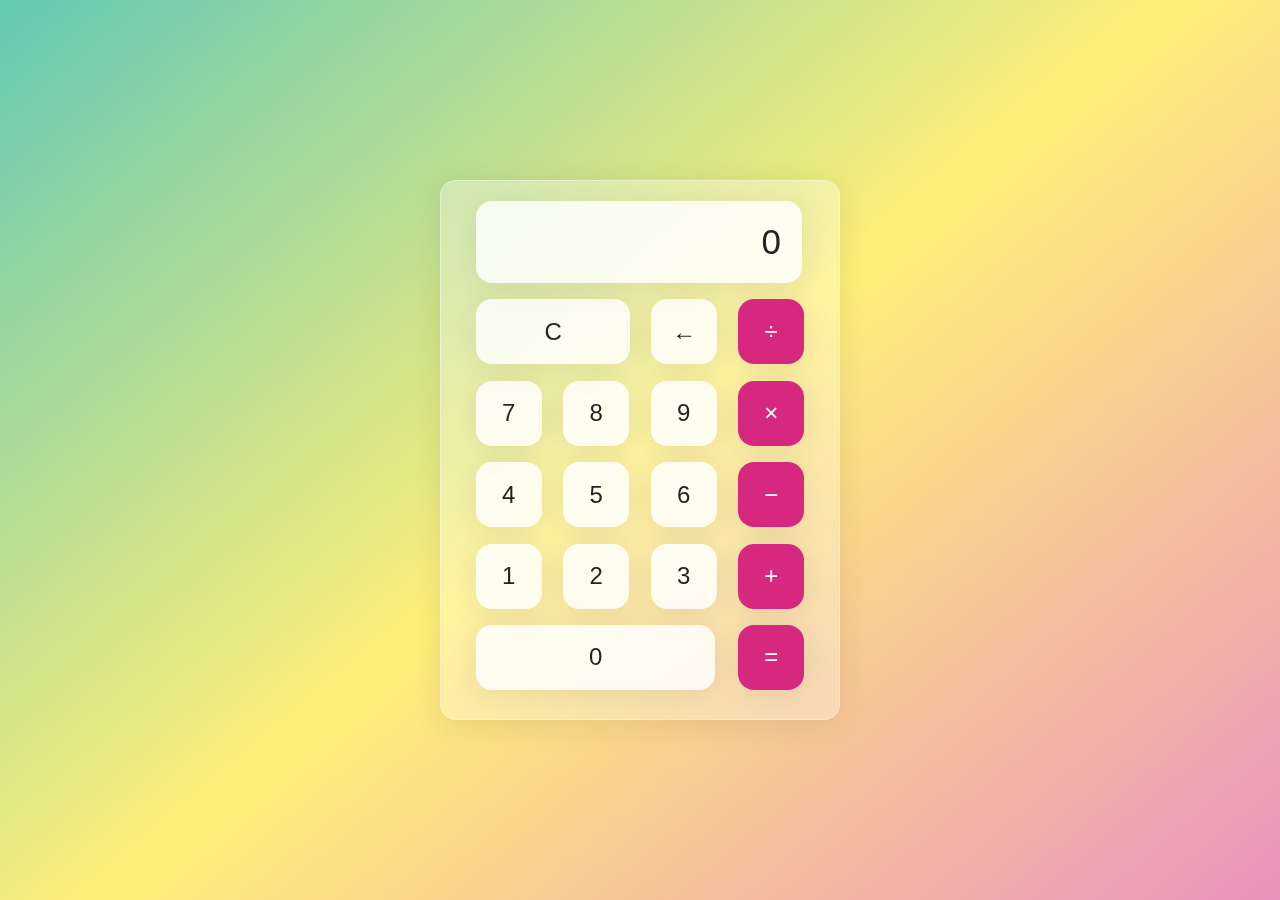
<file: example01(Calculator)/index.html>
<!DOCTYPE html>
<html lang="en">
<head>
    <meta charset="UTF-8">
    <meta name="viewport" content="width=device-width, initial-scale=1.0">
    <title>Document</title>

    <link rel="stylesheet" href="style.css">
</head>
<body>
    
    <div class="wrap">
        <div class="screen"><p id="result">0</p></div>
        <div class="calc-buttons">
            <div class="calc-button-row">
                <button type="button" class="calc-button double">C</button>
                <button type="button" class="calc-button">&larr;</button>
                <button type="button" class="calc-button">&divide;</button>
            </div>
            <div class="calc-button-row">
                <button type="button" class="calc-button">7</button>
                <button type="button" class="calc-button">8</button>
                <button type="button" class="calc-button">9</button>
                <button type="button" class="calc-button">&times;</button>
            </div>
            <div class="calc-button-row">
                <button type="button" class="calc-button">4</button>
                <button type="button" class="calc-button">5</button>
                <button type="button" class="calc-button">6</button>
                <button type="button" class="calc-button">&minus;</button>
            </div>
            <div class="calc-button-row">
                <button type="button" class="calc-button">1</button>
                <button type="button" class="calc-button">2</button>
                <button type="button" class="calc-button">3</button>
                <button type="button" class="calc-button">&plus;</button>
            </div>
            <div class="calc-button-row">
                <button type="button" class="calc-button triple">0</button>
                <button type="button" class="calc-button">&equals;</button>
            </div>
        </div>
    </div>

    <script src="script.js"></script>
</body>
</html>
</file>
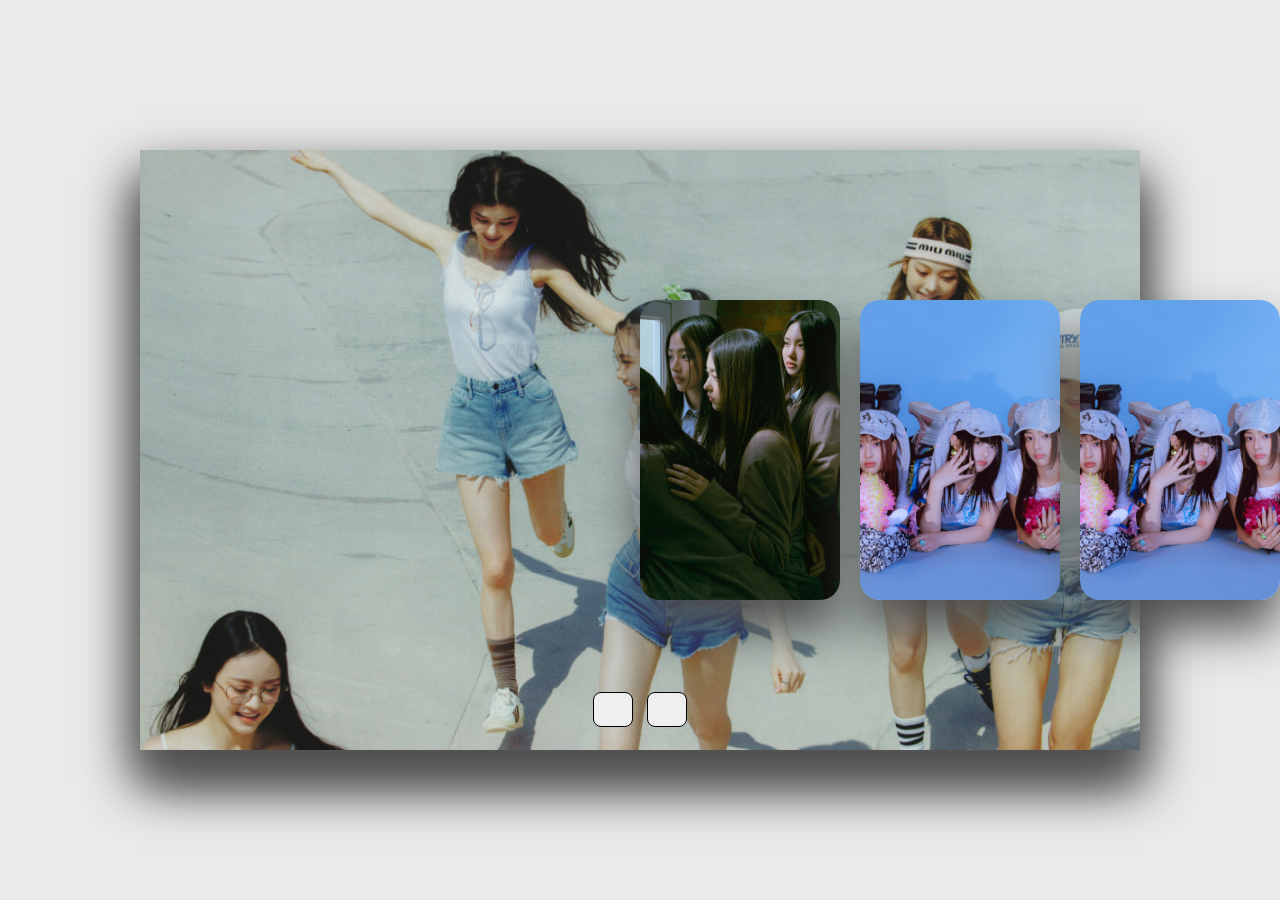
<file: example02(Slide)/index.html>
<!DOCTYPE html>
<html lang="en">
<head>
    <meta charset="UTF-8">
    <meta name="viewport" content="width=device-width, initial-scale=1.0">
    <!-- Font Awesome CDN -->
    <link rel="stylesheet" href="https://cdnjs.cloudflare.com/ajax/libs/font-awesome/6.6.0/css/all.min.css" integrity="sha512-Kc323vGBEqzTmouAECnVceyQqyqdsSiqLQISBL29aUW4U/M7pSPA/gEUZQqv1cwx4OnYxTxve5UMg5GT6L4JJg==" crossorigin="anonymous" referrerpolicy="no-referrer" />
    <title>Document</title>
    <link rel="stylesheet" href="style.css">
</head>
<body>
    <div class="container">
        <div class="slide">

            <div class="item" style="background-image: url(img/newjeans_attention.jpg);">
                <div class="content">
                    <div class="name">Attention</div>
                    <div class="des">
                        <p>
                            You just get my heart pump, pumping<br>
                            Every time that you're here around me<br>
                            노랫 소리가 또 흘러나와<br>
                        </p>
                    </div>
                    <button>See More</button>
                </div>
            </div>
            <div class="item" style="background-image: url(img/newjeans_hypeboy.jpg);">
                <div class="content">
                    <div class="name">Hype Boy</div>
                    <div class="des">
                        <p>
                            You just get my heart pump, pumping<br>
                            Every time that you're here around me<br>
                            노랫 소리가 또 흘러나와<br>
                        </p>
                    </div>
                    <button>See More</button>
                </div>
            </div>
            <div class="item" style="background-image: url(img/newjeans_ditto.jpg);">
                <div class="content">
                    <div class="name">Ditto</div>
                    <div class="des">
                        <p>
                            You just get my heart pump, pumping<br>
                            Every time that you're here around me<br>
                            노랫 소리가 또 흘러나와<br>
                        </p>
                    </div>
                    <button>See More</button>
                </div>
            </div>
            <div class="item" style="background-image: url(img/newjeans_omg.jpg);">
                <div class="content">
                    <div class="name">OMG</div>
                    <div class="des">
                        <p>
                            You just get my heart pump, pumping<br>
                            Every time that you're here around me<br>
                            노랫 소리가 또 흘러나와<br>
                        </p>
                    </div>
                    <button>See More</button>
                </div>
            </div>
            <div class="item" style="background-image: url(img/newjeans_omg.jpg);">
                <div class="content">
                    <div class="name">OMG</div>
                    <div class="des">
                        <p>
                            You just get my heart pump, pumping<br>
                            Every time that you're here around me<br>
                            노랫 소리가 또 흘러나와<br>
                        </p>
                    </div>
                    <button>See More</button>
                </div>
            </div>
            <div class="item" style="background-image: url(img/newjeans_omg.jpg);">
                <div class="content">
                    <div class="name">OMG</div>
                    <div class="des">
                        <p>
                            You just get my heart pump, pumping<br>
                            Every time that you're here around me<br>
                            노랫 소리가 또 흘러나와<br>
                        </p>
                    </div>
                    <button>See More</button>
                </div>
            </div>
        </div>

        <div class="button">
            <button type="button" class="prev"><i class="fa-solid fa-arrow-left"></i></button>
            <button type="button" class="next"><i class="fa-solid fa-arrow-right"></i></button>
        </div>

    </div>

    <script src="script.js"></script>
</body>
</html>
</file>
<file: example01(Calculator)/style.css>
html {
    box-sizing: border-box;
    height: 100%;
}
*,
*::before,
*::after {
    box-sizing: inherit;
    margin: 0;
    padding: 0;
}

body {
    align-items: center;
    background: linear-gradient(320deg, #eb92be, #ffef78, #63c9b4);
    display: flex;
    font-family: 'Dosis', sans-serif;
    font-display: swap;
    height: inherit;
    justify-content: center;
}
button {
    appearance: none;
}

.wrap {
    backdrop-filter: blur(5.5px);
    -webkit-backdrop-filter: blur(5.5px);
    border-radius: 16px;
    box-shadow: 0 4px 30px rgba(35, 35, 35, 0.1);
    color: #232323;
    backdrop-filter: blur(4px);
    -webkit-backdrop-filter: blur(4px);
    background: rgba(255, 255, 255, 0.30);
    border: 1px solid rgba(255, 255, 255, 0.34);
    flex-basis: 400px;
    height: 540px;
    padding: 20px 35px;
}

.screen {
    backdrop-filter: blur(5.5px);
    -webkit-backdrop-filter: blur(5.5px);
    background: rgba(255, 255, 255, 0.75);
    border: 1px solid rgba(255, 255, 255, 0.01);
    border-radius: 16px;
    box-shadow: 0 4px 30px rgba(35, 35, 35, 0.1);
    color: #232323;
    font-size: 35px;
    overflow: auto;
    padding: 20px;
    text-align: right;
    width: 326px;
}

.calc-button-row {
    display: flex;
    justify-content: space-between;
    margin: 5% 0;
}

.calc-button {
    backdrop-filter: blur(5.5px);
    -webkit-backdrop-filter: blur(5.5px);
    background: rgba(255, 255, 255, 0.75);
    border: 1px solid rgba(255, 255, 255, 0.01);
    border-radius: 16px;
    box-shadow: 0 4px 30px rgba(35, 35, 35, 0.1);
    color: #232323;
    flex-basis: 20%;
    font-size: 24px;
    height: 65px;
}
.calc-button:last-child {
    backdrop-filter: blur(5.5px);
    -webkit-backdrop-filter: blur(5.5px);
    background: rgba(255, 255, 255, 0.75);
    border: 1px solid rgba(255, 255, 255, 0.01);
    border-radius: 16px;
    box-shadow: 0 4px 30px rgba(35, 35, 35, 0.1);
    color: #fff;
    background: #d72880;
}
.calc-button:last-child:hover{
    background-color: inherit;
    color: inherit;
}
.calc-button:active {
    background-color: #ffef78;
}

.double{
    flex-basis: 47%;
}
.triple{
    flex-basis: 73%;
}
</file>
<file: example02(Slide)/style.css>
*{
    margin: 0;
    padding: 0;
    box-sizing: border-box;

}

body{
    background: #eaeaea;
    overflow: hidden;
}

.container{
    position: absolute;
    top: 50%;
    left: 50%;
    transform: translate(-50%, -50%);
    width: 1000px;
    height: 600px;
    background: #f5f5f5;
    box-shadow: 0 30px 50px #dbdbdb;
}

.container .slide .item {
    width: 200px;
    height: 300px;
    position: absolute;
    top: 50%;
    transform: translate(0, -50%);
    border-radius: 20px;
    box-shadow: 0 30px 50px #505050;
    background-position: 50% 50%;
    background-size: cover;
    display: inline-block;
    transition: 0.5s;
}

.slide .item:nth-child(1),
.slide .item:nth-child(2){
    top: 0;
    left: 0;
    transform: translate(0, 0);
    border-radius: 0;
    width: 100%;
    height: 100%;
}


.slide .item:nth-child(3){
    left: 50%;
}

.slide .item:nth-child(4){
    left: calc(50% + 220px);
}
.slide .item:nth-child(5){
    left: calc(50% + 440px);
}

/* here n = 0, 1, 2, 3, .... */
.slide .item:nth-child(n + 6){
    left: calc(50% + 660px);
    opacity: 0;
}

.item .content {
    position: absolute;
    top: 50%;
    left: 100px;
    width: 300px;
    text-align: left;
    color: #eee;
    transform: translate(0, -50%);
    font-family: system-ui;
    display: none;
}

.slide .item:nth-child(2) .content{
    display: block;
}

.content .name{
    font-size: 40px;
    text-transform: uppercase;
    font-weight: bold;
    opacity: 0;
    animation: animate 1s ease-in-out 1 forwards;
}

.content .des{
    margin-top: 10px;
    margin-bottom: 20p;
    opacity: 0;
    animation: animate 1s ease-in-out 0.3s 1 forwards;
}

.content button{
    padding: 10px 20px;
    border: none;
    cursor: pointer;
    opacity: 0;
    animation: animate 1s ease-in-out 0.6s 1 forwards;
}

@keyframes animate {
    from{
        opacity: 0;
        transform: translate(0, 100px);
        filter: blur(33px);
    }
    to{
        opacity: 1;
        transform: translate(0);
        filter: blur(0);
    }
}

.button{
    width: 100%;
    text-align: center;
    position: absolute;
    bottom: 20px;
}

.button button{
    width: 40px;
    height: 35px;
    border-radius: 8px;
    border: none;
    cursor: pointer;
    margin: 0 5px;
    border: 1px solid #000;
    transition: 0.3s;
}

.button button:hover{
    background: #ababab;
    color: #fff;
}
</file>
